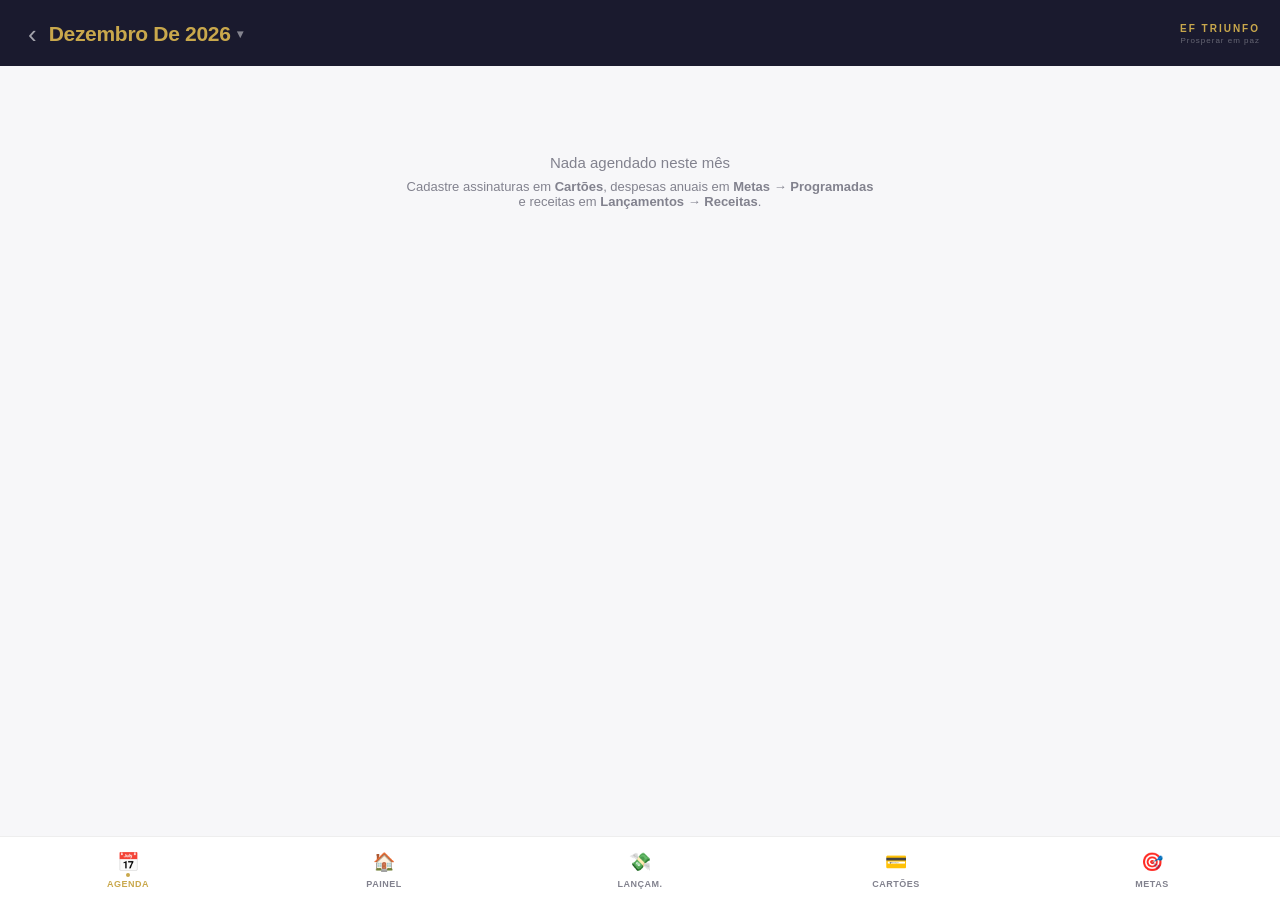
<file: index.html>
<!DOCTYPE html>
<html lang="pt-BR">
<head>
  <meta charset="UTF-8">
  <meta name="viewport" content="width=device-width, initial-scale=1.0, viewport-fit=cover">
  <meta name="apple-mobile-web-app-capable" content="yes">
  <meta name="apple-mobile-web-app-status-bar-style" content="black-translucent">
  <meta name="theme-color" content="#1a1a2e">
  <link rel="apple-touch-icon" href="icons/icon-192.png">
  <meta name="apple-mobile-web-app-title" content="EF Triunfo">
  <title>Engenharia Financeira do Triunfo</title>
  <link rel="manifest" href="manifest.json">
  <link rel="stylesheet" href="css/styles.css">
  <link rel="stylesheet" href="css/components.css">
</head>
<body>

  <!-- HEADER (fixed) — mês protagonista à esquerda, marca discreta à direita -->
  <header class="app-header">
    <div class="header-top">
      <div class="header-month" id="header-month"></div>
      <div class="brand">
        <div class="brand-name">EF TRIUNFO</div>
        <div class="brand-sub">Prosperar em paz</div>
      </div>
    </div>
  </header>

  <!-- PAGES -->
  <main class="app-main">
    <div class="page active" id="page-agenda"></div>
    <div class="page" id="page-dashboard"></div>
    <div class="page" id="page-transactions"></div>
    <div class="page" id="page-cards"></div>
    <div class="page" id="page-goals"></div>
  </main>

  <!-- BOTTOM NAV -->
  <nav class="bottom-nav">
    <button class="nav-item active" onclick="navigate('agenda')" data-page="agenda">
      <span class="nav-icon">📅</span>
      <span class="nav-dot"></span>
      <span class="nav-label">AGENDA</span>
    </button>
    <button class="nav-item" onclick="navigate('dashboard')" data-page="dashboard">
      <span class="nav-icon">🏠</span>
      <span class="nav-dot"></span>
      <span class="nav-label">PAINEL</span>
    </button>
    <button class="nav-item" onclick="navigate('transactions')" data-page="transactions">
      <span class="nav-icon">💸</span>
      <span class="nav-dot"></span>
      <span class="nav-label">LANÇAM.</span>
    </button>
    <button class="nav-item" onclick="navigate('cards')" data-page="cards">
      <span class="nav-icon">💳</span>
      <span class="nav-dot"></span>
      <span class="nav-label">CARTÕES</span>
    </button>
    <button class="nav-item" onclick="navigate('goals')" data-page="goals">
      <span class="nav-icon">🎯</span>
      <span class="nav-dot"></span>
      <span class="nav-label">METAS</span>
    </button>
  </nav>

  <!-- MODAL OVERLAY -->
  <div class="modal-overlay" id="modal-overlay" onclick="closeModal()"></div>
  <div class="modal-container" id="modal-container"></div>

  <!-- BACKUP (input oculto para restauração) -->
  <input type="file" id="backup-file" accept=".json,application/json" style="display:none">

  <script type="module" src="js/app.js"></script>
</body>
</html>
</file>
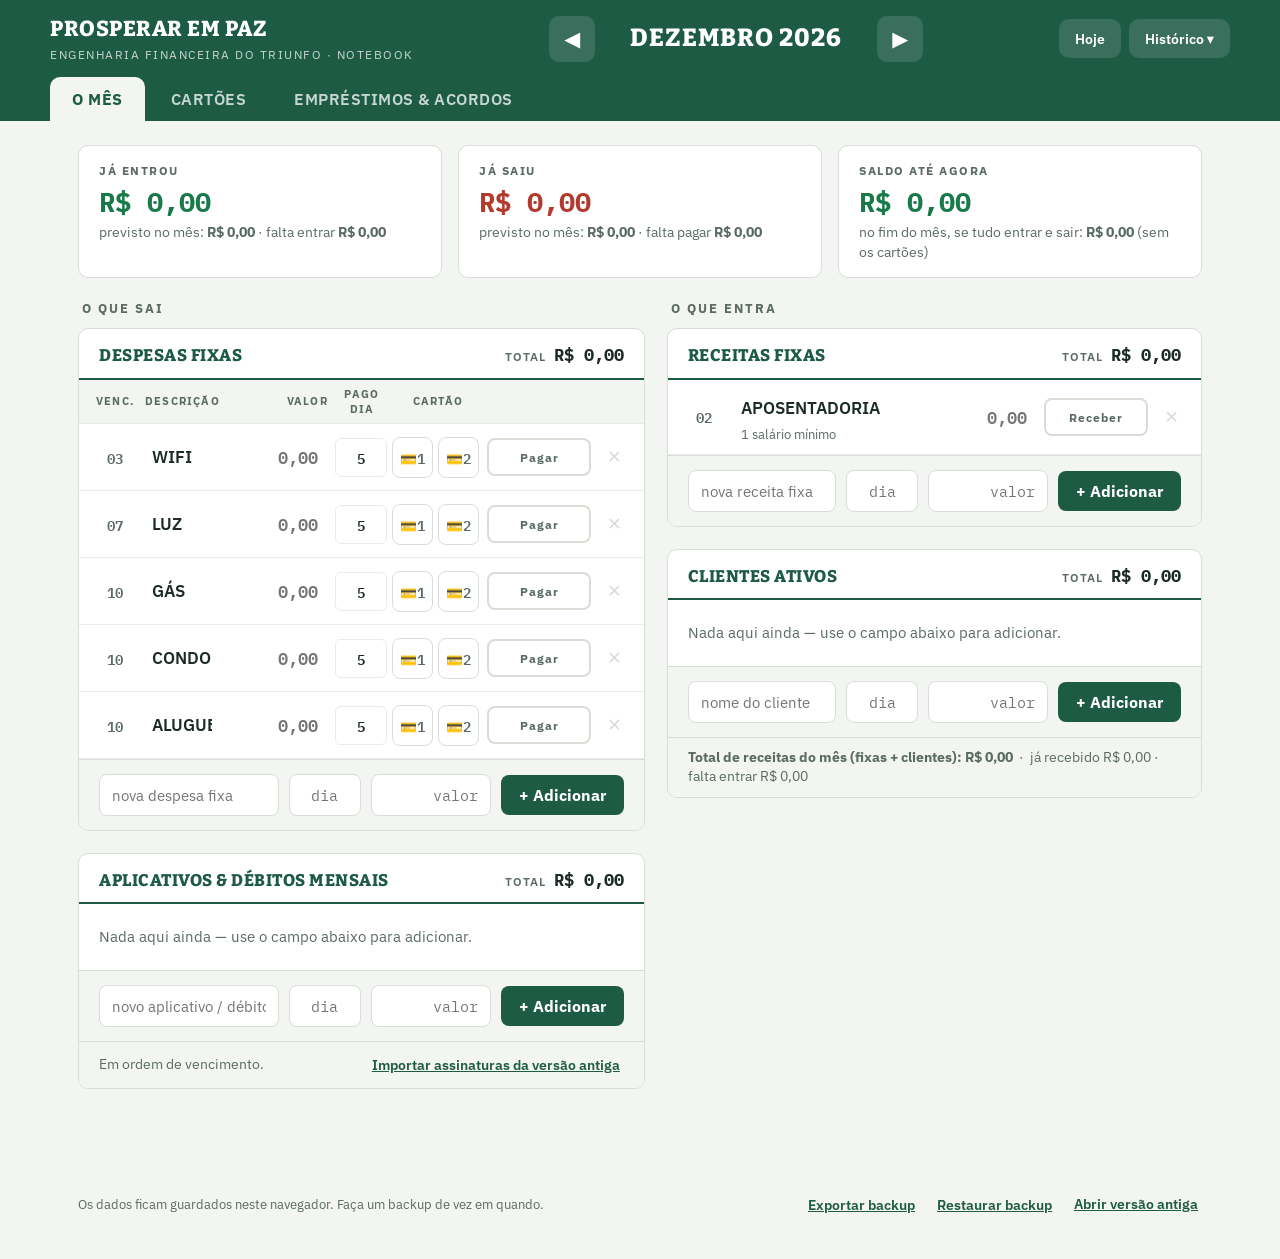
<file: notebook/index.html>
<!DOCTYPE html>
<html lang="pt-BR">
<head>
<meta charset="UTF-8">
<meta name="viewport" content="width=device-width, initial-scale=1.0">
<title>Prosperar em Paz — Notebook</title>
<link rel="icon" href="../icons/icon-192.png">
<link rel="preconnect" href="https://fonts.googleapis.com">
<link rel="preconnect" href="https://fonts.gstatic.com" crossorigin>
<link href="https://fonts.googleapis.com/css2?family=Bitter:wght@600;800&family=IBM+Plex+Sans:wght@400;500;600;700&family=IBM+Plex+Mono:wght@500;600;700&display=swap" rel="stylesheet">
<style>
:root{
  --paper:#F2F5F1;
  --card:#FFFFFF;
  --ink:#1C2B25;
  --ink-soft:#5A6B62;
  --line:#D8DED6;
  --line-soft:#E7ECE7;
  --green-deep:#1E5B45;
  --green-deep-hover:#174A38;
  --income:#187A48;
  --income-bg:#E7F4EC;
  --expense:#B23B2E;
  --expense-bg:#F9ECEA;
  --late:#B23B2E;
  --stamp:#2E7D32;
  --focus:#1E5B45;
  --radius:10px;
  --f-display:'Bitter', Georgia, serif;
  --f-body:'IBM Plex Sans', 'Segoe UI', system-ui, sans-serif;
  --f-mono:'IBM Plex Mono', 'Consolas', monospace;
}
*{margin:0;padding:0;box-sizing:border-box}
html{font-size:16px}
body{
  background:var(--paper);
  color:var(--ink);
  font-family:var(--f-body);
  font-size:1.0625rem;
  line-height:1.45;
  min-height:100vh;
}
button{font-family:inherit;cursor:pointer}
input,select{font-family:inherit;font-size:inherit;color:inherit}
:focus-visible{outline:3px solid var(--focus);outline-offset:2px}

/* ───────────── HEADER ───────────── */
.topbar{
  background:var(--green-deep);
  color:#fff;
  padding:14px 28px 0;
}
.topbar-inner{max-width:1180px;margin:0 auto}
.topbar-row{display:flex;align-items:center;justify-content:space-between;gap:20px;flex-wrap:wrap}
.brand h1{font-family:var(--f-display);font-weight:800;font-size:1.35rem;letter-spacing:.5px}
.brand p{font-size:.78rem;opacity:.75;letter-spacing:1.5px;text-transform:uppercase}

.month-nav{display:flex;align-items:center;gap:6px}
.month-nav .arrow{
  background:rgba(255,255,255,.12);border:none;color:#fff;
  width:46px;height:46px;border-radius:10px;font-size:1.3rem;
}
.month-nav .arrow:hover{background:rgba(255,255,255,.25)}
.month-name{
  font-family:var(--f-display);font-weight:800;font-size:1.55rem;
  min-width:270px;text-align:center;text-transform:uppercase;letter-spacing:1px;
}
.month-tools{display:flex;gap:8px}
.tool-btn{
  background:rgba(255,255,255,.12);border:none;color:#fff;
  padding:10px 16px;border-radius:10px;font-size:.9rem;font-weight:600;
}
.tool-btn:hover{background:rgba(255,255,255,.25)}

.tabs{display:flex;gap:4px;margin-top:14px}
.tab{
  background:transparent;border:none;color:rgba(255,255,255,.75);
  font-size:1rem;font-weight:600;padding:12px 22px;
  border-radius:10px 10px 0 0;letter-spacing:.5px;
}
.tab:hover{color:#fff}
.tab.active{background:var(--paper);color:var(--green-deep);font-weight:700}

/* ───────────── HISTÓRICO ───────────── */
.hist-panel{
  position:absolute;right:28px;top:76px;z-index:50;
  background:var(--card);color:var(--ink);
  border:1px solid var(--line);border-radius:var(--radius);
  box-shadow:0 12px 30px rgba(28,43,37,.18);
  min-width:380px;max-height:60vh;overflow-y:auto;display:none;
}
.hist-panel.open{display:block}
.hist-panel h3{font-family:var(--f-display);font-size:1rem;padding:14px 18px 8px;color:var(--green-deep)}
.hist-row{
  display:flex;justify-content:space-between;align-items:center;gap:14px;
  width:100%;background:none;border:none;border-top:1px solid var(--line-soft);
  padding:12px 18px;font-size:.95rem;text-align:left;
}
.hist-row:hover{background:var(--paper)}
.hist-row .hm{font-weight:700;text-transform:capitalize}
.hist-row .hv{font-family:var(--f-mono);font-size:.85rem;color:var(--ink-soft)}
.hist-row .hv b{color:var(--ink)}
.hist-row.current .hm{color:var(--green-deep)}

/* ───────────── LAYOUT ───────────── */
.main{max-width:1180px;margin:0 auto;padding:24px 28px 80px}
.page{display:none}
.page.active{display:block}
.cols{display:grid;grid-template-columns:1fr 1fr;gap:22px;align-items:start}
@media(max-width:900px){.cols{grid-template-columns:1fr}}

/* summary tiles */
.tiles{display:grid;grid-template-columns:repeat(3,1fr);gap:16px;margin-bottom:22px}
@media(max-width:900px){.tiles{grid-template-columns:1fr}}
.tile{
  background:var(--card);border:1px solid var(--line);border-radius:var(--radius);
  padding:16px 20px 14px;
}
.tile .t-label{font-size:.75rem;font-weight:700;letter-spacing:1.5px;text-transform:uppercase;color:var(--ink-soft)}
.tile .t-value{font-family:var(--f-mono);font-weight:700;font-size:1.7rem;margin-top:2px}
.tile .t-sub{font-size:.85rem;color:var(--ink-soft);margin-top:2px}
.tile.income .t-value{color:var(--income)}
.tile.expense .t-value{color:var(--expense)}

/* cards / ledgers */
.ledger{
  background:var(--card);border:1px solid var(--line);border-radius:var(--radius);
  margin-bottom:22px;overflow:hidden;
}
.ledger-head{
  display:flex;justify-content:space-between;align-items:baseline;gap:12px;
  padding:14px 20px 10px;border-bottom:2px solid var(--green-deep);
}
.ledger-head h2{
  font-family:var(--f-display);font-weight:800;font-size:1.05rem;
  letter-spacing:.5px;color:var(--green-deep);text-transform:uppercase;
}
.ledger-head .lh-total{font-family:var(--f-mono);font-weight:700;font-size:1.05rem}
.ledger-head .lh-total small{font-family:var(--f-body);font-weight:600;font-size:.72rem;color:var(--ink-soft);letter-spacing:1px;margin-right:8px}

.row{
  display:flex;align-items:center;gap:8px;
  padding:10px 14px;border-bottom:1px solid var(--line-soft);
  min-height:54px;
}
.row:last-child{border-bottom:none}
.row.done{background:#FAFCF9}
.row.done .r-name{color:var(--ink-soft)}
.r-day{
  font-family:var(--f-mono);font-weight:600;font-size:.85rem;color:var(--ink-soft);
  min-width:48px;
}
.r-name{flex:1;font-weight:600;min-width:0;overflow-wrap:break-word}
.r-name small{display:block;font-weight:400;font-size:.8rem;color:var(--ink-soft)}
.r-late{color:var(--late);font-size:.72rem;font-weight:700;letter-spacing:1px;margin-left:8px;white-space:nowrap;display:inline-block}
.val{
  font-family:var(--f-mono);font-weight:600;font-size:1.05rem;
  width:100px;text-align:right;
  border:1px solid transparent;border-radius:8px;background:transparent;
  padding:8px 8px;
}
.val:hover{border-color:var(--line)}
.val:focus{border-color:var(--green-deep);background:#fff;outline:none}
.val.readonly{pointer-events:none}

/* stamp button */
.stamp-btn{
  border:2px solid var(--line);background:#fff;color:var(--ink-soft);
  font-weight:700;font-size:.78rem;letter-spacing:1px;
  padding:9px 8px;border-radius:8px;min-width:104px;
}
.stamp-btn:hover{border-color:var(--green-deep);color:var(--green-deep)}
.stamp-btn.stamped{
  border-color:var(--stamp);color:var(--stamp);background:var(--income-bg);
  transform:rotate(-3deg);
  font-family:var(--f-display);font-weight:800;
  box-shadow:0 1px 0 rgba(46,125,50,.25);
}
.stamp-btn.stamped:hover{opacity:.85}

.cc-send{
  border:1px solid var(--line);background:#fff;border-radius:8px;
  padding:8px 7px;font-size:.85rem;font-family:var(--f-mono);font-weight:600;
  color:var(--ink-soft);white-space:nowrap;
}
.cc-send:hover{border-color:var(--green-deep);color:var(--green-deep);background:var(--income-bg)}

/* campos editáveis dentro da linha */
.r-day-edit{
  width:44px;text-align:center;
  font-family:var(--f-mono);font-weight:600;font-size:.85rem;color:var(--ink-soft);
  border:1px solid transparent;border-radius:6px;background:transparent;padding:6px 2px;
}
.r-name-wrap{flex:1;min-width:70px;display:flex;flex-direction:column;align-items:flex-start}
.r-name-wrap small{font-size:.8rem;color:var(--ink-soft);padding-left:7px}
.r-name-edit{
  width:100%;font-weight:600;font-size:1.0625rem;font-family:inherit;
  border:1px solid transparent;border-radius:6px;background:transparent;padding:6px 6px;
}
.r-day-edit:hover,.r-name-edit:hover,.r-pgto:hover{border-color:var(--line)}
.r-day-edit:focus,.r-name-edit:focus,.r-pgto:focus{border-color:var(--green-deep);background:#fff;outline:none}
.r-pgto{
  width:52px;text-align:center;
  font-family:var(--f-mono);font-weight:600;font-size:.9rem;
  border:1px solid var(--line-soft);border-radius:6px;background:#fff;padding:7px 2px;
}
.pay-group{display:flex;align-items:center;gap:5px}
.col-head{
  display:flex;align-items:center;gap:8px;padding:7px 14px 6px;
  border-bottom:1px solid var(--line-soft);background:var(--paper);
  font-size:.66rem;font-weight:700;letter-spacing:1.2px;text-transform:uppercase;color:var(--ink-soft);
}

.del-btn{
  background:none;border:none;color:var(--line);font-size:1.1rem;
  padding:8px;border-radius:8px;line-height:1;
}
.row:hover .del-btn{color:var(--ink-soft)}
.del-btn:hover{color:var(--expense);background:var(--expense-bg)}

/* add-row */
.add-row{
  display:flex;gap:10px;align-items:center;flex-wrap:wrap;
  padding:14px 20px;background:var(--paper);border-top:1px solid var(--line);
}
.add-row input{
  border:1px solid var(--line);border-radius:8px;padding:10px 12px;
  background:#fff;font-size:.95rem;
}
.add-row input:focus{border-color:var(--green-deep);outline:none}
.add-row .a-name{flex:1;min-width:140px}
.add-row .a-inst{flex:1;min-width:120px}
.add-row .a-val{width:120px;font-family:var(--f-mono);text-align:right}
.add-row .a-day{width:72px;font-family:var(--f-mono);text-align:center}
.add-btn{
  background:var(--green-deep);border:none;color:#fff;
  font-size:1rem;font-weight:700;padding:10px 18px;border-radius:8px;
  white-space:nowrap;
}
.add-btn:hover{background:var(--green-deep-hover)}
.ledger-foot{
  padding:10px 20px;background:var(--paper);border-top:1px solid var(--line);
  display:flex;justify-content:space-between;align-items:center;gap:10px;font-size:.85rem;color:var(--ink-soft);
}
.link-btn{background:none;border:none;color:var(--green-deep);font-weight:600;font-size:.85rem;text-decoration:underline;padding:4px}
.link-btn:hover{color:var(--green-deep-hover)}

/* ───────────── CARTÕES ───────────── */
.cc-top{
  display:grid;grid-template-columns:1fr 1fr 1fr;gap:0;
  border-bottom:1px solid var(--line);
}
.cc-cell{padding:14px 20px 12px;border-right:1px solid var(--line-soft)}
.cc-cell:last-child{border-right:none}
.cc-cell .t-label{font-size:.72rem;font-weight:700;letter-spacing:1.2px;text-transform:uppercase;color:var(--ink-soft)}
.cc-cell .t-value{font-family:var(--f-mono);font-weight:700;font-size:1.45rem;margin-top:2px}
.cc-cell input.t-edit{
  font-family:var(--f-mono);font-weight:700;font-size:1.45rem;width:100%;
  border:1px dashed var(--line);border-radius:8px;background:transparent;padding:2px 8px;
}
.cc-cell input.t-edit:focus{border-color:var(--green-deep);background:#fff;outline:none}
.neg{color:var(--expense)!important}
.pos{color:var(--income)!important}

.card-title-row{display:flex;justify-content:space-between;align-items:center;padding:14px 20px 10px;border-bottom:2px solid var(--green-deep);gap:10px}
.card-sub{font-size:.8rem;color:var(--ink-soft);font-weight:500;white-space:nowrap}
.card-sub input{
  width:44px;text-align:center;font-family:var(--f-mono);font-weight:600;
  border:1px dashed var(--line);border-radius:6px;padding:3px 2px;background:transparent;
}
.card-sub input:focus{border-color:var(--green-deep);background:#fff;outline:none}
.pay-divider{
  padding:9px 20px 7px;background:var(--income-bg);
  font-size:.72rem;font-weight:700;letter-spacing:2px;text-transform:uppercase;
  color:var(--income);border-top:1px solid var(--line-soft);
}
.row.carry .r-name{color:var(--ink-soft);font-style:italic}
.row.adjust{background:var(--paper);border-top:1px solid var(--line)}
.row.adjust .val{border-color:var(--line);background:#fff}
.card-title-row h2{font-family:var(--f-display);font-weight:800;font-size:1.05rem;letter-spacing:.5px;color:var(--green-deep);text-transform:uppercase}
.card-title-row input.c-name{
  font-family:var(--f-display);font-weight:800;font-size:1.05rem;letter-spacing:.5px;
  color:var(--green-deep);text-transform:uppercase;border:none;background:transparent;
  flex:1;min-width:0;
}
.card-title-row input.c-name:focus{outline:2px solid var(--line);border-radius:6px}

.section-label{
  font-size:.8rem;font-weight:700;letter-spacing:2px;text-transform:uppercase;
  color:var(--ink-soft);margin:0 0 10px 4px;
}

/* footer */
.foot{
  max-width:1180px;margin:0 auto;padding:0 28px 40px;
  display:flex;justify-content:space-between;align-items:center;gap:14px;flex-wrap:wrap;
  color:var(--ink-soft);font-size:.82rem;
}
.foot .foot-actions{display:flex;gap:14px}

/* toast */
#toast{
  position:fixed;bottom:26px;left:50%;transform:translateX(-50%) translateY(20px);
  background:var(--ink);color:#fff;padding:12px 22px;border-radius:10px;
  font-size:.95rem;font-weight:600;opacity:0;pointer-events:none;
  transition:all .25s ease;z-index:100;
}
#toast.show{opacity:1;transform:translateX(-50%) translateY(0)}

.empty{padding:22px 20px;color:var(--ink-soft);font-size:.92rem}

@media (prefers-reduced-motion: reduce){
  *{transition:none!important}
}
</style>
</head>
<body>

<header class="topbar">
  <div class="topbar-inner">
    <div class="topbar-row">
      <div class="brand">
        <h1>PROSPERAR EM PAZ</h1>
        <p>Engenharia financeira do triunfo · notebook</p>
      </div>
      <div class="month-nav">
        <button class="arrow" onclick="shiftMonth(-1)" title="Mês anterior">◀</button>
        <div class="month-name" id="month-name"></div>
        <button class="arrow" onclick="shiftMonth(1)" title="Próximo mês">▶</button>
      </div>
      <div class="month-tools">
        <button class="tool-btn" onclick="goToday()">Hoje</button>
        <button class="tool-btn" onclick="toggleHist()">Histórico ▾</button>
      </div>
    </div>
    <nav class="tabs">
      <button class="tab active" data-page="mes" onclick="navigate('mes')">O MÊS</button>
      <button class="tab" data-page="cartoes" onclick="navigate('cartoes')">CARTÕES</button>
      <button class="tab" data-page="emprestimos" onclick="navigate('emprestimos')">EMPRÉSTIMOS &amp; ACORDOS</button>
    </nav>
  </div>
  <div class="hist-panel" id="hist-panel"></div>
</header>

<main class="main">
  <div class="page active" id="page-mes"></div>
  <div class="page" id="page-cartoes"></div>
  <div class="page" id="page-emprestimos"></div>
</main>

<footer class="foot">
  <span>Os dados ficam guardados neste navegador. Faça um backup de vez em quando.</span>
  <span class="foot-actions">
    <button class="link-btn" onclick="exportBackup()">Exportar backup</button>
    <button class="link-btn" onclick="document.getElementById('backup-file').click()">Restaurar backup</button>
    <a class="link-btn" href="../index.html">Abrir versão antiga</a>
  </span>
</footer>
<input type="file" id="backup-file" accept=".json,application/json" style="display:none">

<div id="toast"></div>

<script>
'use strict';
/* ════════════════════════════════════════════════════════════
   PROSPERAR EM PAZ — versão notebook (arquivo único)
   Dados: localStorage, prefixo pep_  (a v1 usa financa_ e fica intacta)
   Valores guardados em CENTAVOS (inteiro).
   ════════════════════════════════════════════════════════════ */
const P = 'pep_';
/* localStorage com fallback em memória (alguns ambientes bloqueiam o storage) */
const LS = (() => {
  try { localStorage.setItem(P + '__t', '1'); localStorage.removeItem(P + '__t'); return localStorage; }
  catch {
    const mem = {};
    return {
      getItem: k => mem[k] ?? null,
      setItem: (k, v) => { mem[k] = String(v); },
      removeItem: k => { delete mem[k]; },
      key: i => Object.keys(mem)[i] ?? null,
      get length(){ return Object.keys(mem).length; },
    };
  }
})();
const load = (k, fb) => { try { return JSON.parse(LS.getItem(P + k)) ?? fb; } catch { return fb; } };
const save = (k, v) => LS.setItem(P + k, JSON.stringify(v));
const uid  = () => Date.now().toString(36) + Math.random().toString(36).slice(2, 7);
const esc  = s => String(s ?? '').replace(/&/g,'&amp;').replace(/</g,'&lt;').replace(/>/g,'&gt;').replace(/"/g,'&quot;');

/* ── dinheiro ─────────────────────────────────────────────── */
const fmt = c => (c / 100).toLocaleString('pt-BR', { style:'currency', currency:'BRL' });
function parseMoney(str){
  if (str == null) return 0;
  let s = String(str).replace(/[R$\s]/g,'');
  if (!s) return 0;
  if (s.includes(',')) s = s.replace(/\./g,'').replace(',','.');
  else if (/^-?\d{1,3}(\.\d{3})+$/.test(s)) s = s.replace(/\./g,'');  // "1.234" = mil e 234
  const n = parseFloat(s);
  return isNaN(n) ? 0 : Math.round(n * 100);
}

/* ── meses ────────────────────────────────────────────────── */
const MESES = ['janeiro','fevereiro','março','abril','maio','junho','julho','agosto','setembro','outubro','novembro','dezembro'];
const mkNow = () => { const d = new Date(); return `${d.getFullYear()}-${String(d.getMonth()+1).padStart(2,'0')}`; };
const mkLabel = mk => { const [y,m] = mk.split('-').map(Number); return `${MESES[m-1]} ${y}`; };
const mkShift = (mk, n) => { const [y,m] = mk.split('-').map(Number); const d = new Date(y, m-1+n, 1); return `${d.getFullYear()}-${String(d.getMonth()+1).padStart(2,'0')}`; };

/* ── ESTRUTURA (listas permanentes, valem para todos os meses) ── */
/* item: {id, nome, dia}  · empréstimo: +inst  · cartão: {id, nome, limite} */
function defaultEstrutura(){
  return {
    fixas: [
      { id:'fx_wifi',  nome:'WIFI',       dia:3  },
      { id:'fx_luz',   nome:'LUZ',        dia:7  },
      { id:'fx_gas',   nome:'GÁS',        dia:10 },
      { id:'fx_cond',  nome:'CONDOMÍNIO', dia:10 },
      { id:'fx_alug',  nome:'ALUGUEL',    dia:10 },
    ],
    debitos: [],
    receitas: [
      { id:'rc_apos', nome:'APOSENTADORIA', sub:'1 salário mínimo', dia:2 },
    ],
    clientes: [],
    emprestimos: [],
    cartoes: [
      { id:'cc_1', nome:'CARTÃO 1', limite:0, fechamento:15 },
      { id:'cc_2', nome:'CARTÃO 2', limite:0, fechamento:15 },
    ],
  };
}
let E = load('estrutura', null);
if (!E) { E = defaultEstrutura(); save('estrutura', E); }
const saveE = () => save('estrutura', E);
/* migração: garante sempre DOIS cartões numerados */
{
  let mudou = false;
  if (E.cartoes.length && E.cartoes[0].nome === 'CARTÃO DE CRÉDITO') { E.cartoes[0].nome = 'CARTÃO 1'; mudou = true; }
  while (E.cartoes.length < 2) {
    E.cartoes.push({ id: uid(), nome: `CARTÃO ${E.cartoes.length + 1}`, limite: 0, fechamento: 15 });
    mudou = true;
  }
  for (const c of E.cartoes) if (c.fechamento == null) { c.fechamento = 15; mudou = true; }
  if (mudou) saveE();
}

/* valores-padrão: último valor conhecido de cada item (prefil de mês novo) */
let DEF = load('defaults', {});
const saveDEF = () => save('defaults', DEF);

/* ── MÊS (valores e carimbos daquele mês) ─────────────────── */
/* { valores:{itemId:centavos}, pagos:{itemId:true},
     cc:{cartaoId:[{id,desc,valor,dia}]}, cd:{saldo:centavos|null, lanc:[{id,desc,valor,dia}]} } */
function monthKeyStore(mk){ return `mes_${mk}`; }
function ensureMonth(mk){
  let M = load(monthKeyStore(mk), null);
  if (!M) {
    M = { valores:{}, pagos:{}, cc:{}, cd:{ saldo:null, lanc:[] } };
    for (const it of allItems()) if (DEF[it.id] != null) M.valores[it.id] = DEF[it.id];
    // saldo do débito: começa do saldo final do mês anterior, se houver
    const prev = load(monthKeyStore(mkShift(mk,-1)), null);
    if (prev && prev.cd && prev.cd.saldo != null) {
      const gasto = (prev.cd.lanc || []).reduce((s,l) => s + l.valor, 0);
      M.cd.saldo = prev.cd.saldo - gasto;
    }
    save(monthKeyStore(mk), M);
  }
  M.cc ??= {}; M.ccPag ??= {}; M.cd ??= { saldo:null, lanc:[] }; M.noCartao ??= {}; M.diaPag ??= {}; M.ajuste ??= {};
  return M;
}
function saveMonth(mk, M){ save(monthKeyStore(mk), M); }
function allItems(){ return [...E.fixas, ...E.debitos, ...E.receitas, ...E.clientes, ...E.emprestimos]; }
function monthsWithData(){
  const out = [];
  for (let i = 0; i < LS.length; i++) {
    const k = LS.key(i);
    if (k && k.startsWith(P + 'mes_')) out.push(k.slice((P + 'mes_').length));
  }
  return out.sort().reverse();
}

/* ── estado corrente ──────────────────────────────────────── */
let MK = mkNow();
let PAGE = 'mes';

/* ── FATURAS DE CARTÃO ────────────────────────────────────── */
/* A fatura de um mês fecha no dia `fechamento` do cartão.
   Compra com dia > fechamento (vista do mês M) cai na fatura de M+1.
   O que ficar sem pagar de uma fatura rola para a seguinte como
   "saldo anterior" — e segue ocupando o limite até ser pago. */
const rawMonth = mk => load(monthKeyStore(mk), null);
const sumV = arr => arr.reduce((s, x) => s + (x.valor || 0), 0);
const ccLancOf = (cardId, fmk) => rawMonth(fmk)?.cc?.[cardId] ?? [];
const ccPagOf  = (cardId, fmk) => rawMonth(fmk)?.ccPag?.[cardId] ?? [];
/* ajuste manual da fatura: débitos automáticos e parcelamentos que não passam pelo app */
const ccAjusteOf = (cardId, fmk) => rawMonth(fmk)?.ajuste?.[cardId] ?? 0;
function restoAnterior(cardId, fmk){
  const mks = monthsWithData().slice().sort();
  let resto = 0;
  for (const m of mks) {
    if (m >= fmk) break;
    resto = Math.max(0, resto + sumV(ccLancOf(cardId, m)) + ccAjusteOf(cardId, m) - sumV(ccPagOf(cardId, m)));
  }
  return resto;
}
function faturaInfo(cardId, fmk){
  const lanc  = ccLancOf(cardId, fmk);
  const antes = restoAnterior(cardId, fmk);
  const aj    = ccAjusteOf(cardId, fmk);
  const total = sumV(lanc) + antes + aj;
  const pago  = sumV(ccPagOf(cardId, fmk));
  return { lanc, antes, aj, total, pago, falta: total - pago };
}
/* em qual fatura cai uma compra do dia X, vista do mês MK */
const faturaDestino = (card, dia) => (dia > (card.fechamento ?? 15)) ? mkShift(MK, 1) : MK;

/* valor efetivo de um item no mês */
const valOf = (M, id) => M.valores[id] ?? 0;

/* ── helpers de total ─────────────────────────────────────── */
function totais(mk){
  const M = ensureMonth(mk);
  const sum = (arr, only) => arr.reduce((s,it) => {
    const v = valOf(M, it.id);
    if (only === 'pago'  && !M.pagos[it.id]) return s;
    if (only === 'aberto' &&  M.pagos[it.id]) return s;
    return s + v;
  }, 0);
  const entradasPrev = sum(E.receitas) + sum(E.clientes);
  const entradasOk   = sum(E.receitas,'pago') + sum(E.clientes,'pago');
  const saidasPrev   = sum(E.fixas) + sum(E.debitos) + sum(E.emprestimos);
  const saidasOk     = sum(E.fixas,'pago') + sum(E.debitos,'pago') + sum(E.emprestimos,'pago');
  return { entradasPrev, entradasOk, saidasPrev, saidasOk, sobra: entradasPrev - saidasPrev };
}

/* ════════════════ NAVEGAÇÃO ════════════════ */
function navigate(page){
  PAGE = page;
  document.querySelectorAll('.tab').forEach(t => t.classList.toggle('active', t.dataset.page === page));
  document.querySelectorAll('.page').forEach(p => p.classList.toggle('active', p.id === 'page' + '-' + page));
  render();
}
function shiftMonth(n){ MK = mkShift(MK, n); closeHist(); render(); }
function goToday(){ MK = mkNow(); closeHist(); render(); }

/* histórico */
function toggleHist(){
  const el = document.getElementById('hist-panel');
  if (el.classList.contains('open')) { closeHist(); return; }
  const mks = monthsWithData();
  if (!mks.includes(MK)) mks.unshift(MK);
  el.innerHTML = `<h3>Histórico de meses</h3>` + mks.map(mk => {
    const t = totais(mk);
    return `<button class="hist-row ${mk === MK ? 'current' : ''}" onclick="jumpTo('${mk}')">
      <span class="hm">${mkLabel(mk)}</span>
      <span class="hv">entrou <b>${fmt(t.entradasPrev)}</b> · saiu <b>${fmt(t.saidasPrev)}</b> · sobra <b>${fmt(t.sobra)}</b></span>
    </button>`;
  }).join('');
  el.classList.add('open');
}
function closeHist(){ document.getElementById('hist-panel').classList.remove('open'); }
function jumpTo(mk){ MK = mk; closeHist(); render(); }
document.addEventListener('click', e => {
  const p = document.getElementById('hist-panel');
  if (p.classList.contains('open') && !p.contains(e.target) && !e.target.closest('.month-tools')) closeHist();
});

/* ════════════════ AÇÕES ════════════════ */
function togglePago(id){
  const M = ensureMonth(MK);
  if (M.pagos[id]) {
    delete M.pagos[id];
    const nc = M.noCartao[id];
    if (nc) delete M.noCartao[id];
    saveMonth(MK, M);
    if (nc) {
      const fmk = nc.fmk || MK;
      const Mf = ensureMonth(fmk);
      Mf.cc[nc.cardId] = (Mf.cc[nc.cardId] || []).filter(l => l.id !== nc.lancId);
      saveMonth(fmk, Mf);
      toast('Desmarcado — removido do cartão');
    } else toast('Desmarcado');
  }
  else { M.pagos[id] = true; toast('✓ Carimbado'); saveMonth(MK, M); }
  render();
}

/* manda a despesa do mês para um cartão de crédito */
function cardNum(cardId){
  const i = E.cartoes.findIndex(c => c.id === cardId);
  return i >= 0 ? i + 1 : '';
}
/* dia em que a conta foi/será PAGA (não o vencimento) — é ele que define a fatura */
function diaPagOf(M, itemId, diaVenc){
  if (M.diaPag && M.diaPag[itemId]) return M.diaPag[itemId];
  return (MK === mkNow()) ? new Date().getDate() : (diaVenc || 1);
}
function sendToCard(tipo, itemId, cardId){
  const M0 = ensureMonth(MK);
  const v = valOf(M0, itemId);
  if (!v) { toast('Preencha o valor primeiro'); return; }
  const it = E[tipo].find(i => i.id === itemId);
  const card = E.cartoes.find(c => c.id === cardId);
  if (!it || !card) return;
  const diaPg = diaPagOf(M0, itemId, it.dia);
  const fmk = faturaDestino(card, diaPg);
  const l = { id: uid(), desc: it.nome, valor: v, dia: diaPg };
  const Mf = ensureMonth(fmk);
  (Mf.cc[cardId] ??= []).push(l);
  saveMonth(fmk, Mf);
  const M = ensureMonth(MK);
  M.pagos[itemId] = true;
  (M.diaPag ??= {})[itemId] = diaPg;
  M.noCartao[itemId] = { cardId, lancId: l.id, fmk };
  saveMonth(MK, M);
  toast(`✓ ${it.nome} · pago dia ${diaPg} · fatura de ${mkLabel(fmk)}`);
  render();
}
/* mantém o lançamento no cartão igual ao item (valor, nome ou dia mudou) */
function syncLanc(itemId, patch){
  const M = ensureMonth(MK);
  const nc = M.noCartao?.[itemId];
  if (!nc) return;
  // um único objeto por mês: dois "ensureMonth" do mesmo mês se sobrescreveriam ao gravar
  const cache = { [MK]: M };
  const mes = mk => (cache[mk] ??= ensureMonth(mk));
  const origem = nc.fmk || MK;
  const Mo = mes(origem);
  const l = (Mo.cc[nc.cardId] || []).find(x => x.id === nc.lancId);
  if (!l) return;
  Object.assign(l, patch);
  if (patch.dia != null) {
    const card = E.cartoes.find(c => c.id === nc.cardId);
    const destino = faturaDestino(card, patch.dia);
    if (destino !== origem) {
      Mo.cc[nc.cardId] = (Mo.cc[nc.cardId] || []).filter(x => x.id !== nc.lancId);
      (mes(destino).cc[nc.cardId] ??= []).push(l);
      nc.fmk = destino;
    }
  }
  for (const [mk, obj] of Object.entries(cache)) saveMonth(mk, obj);
}
function setValor(id, str){
  const M = ensureMonth(MK);
  const v = parseMoney(str);
  M.valores[id] = v; DEF[id] = v;
  saveMonth(MK, M); saveDEF();
  syncLanc(id, { valor: v });
  render();
}
function setNome(tipo, id, nome){
  nome = nome.trim();
  if (!nome) { render(); return; }
  const it = E[tipo].find(i => i.id === id);
  if (!it) return;
  it.nome = nome; saveE();
  syncLanc(id, { desc: nome });
  render();
}
function setDiaVenc(tipo, id, v){
  const n = parseInt(v, 10);
  const it = E[tipo].find(i => i.id === id);
  if (!it) return;
  it.dia = (n >= 1 && n <= 31) ? n : 1;
  saveE(); render();
}
function setDiaPag(id, v){
  const M = ensureMonth(MK);
  const n = parseInt(v, 10);
  (M.diaPag ??= {});
  if (n >= 1 && n <= 31) M.diaPag[id] = n; else delete M.diaPag[id];
  saveMonth(MK, M);
  if (n >= 1 && n <= 31) syncLanc(id, { dia: n });
  render();
}
/* esvazia os campos de um formulário depois de gravar */
function limpar(...ids){ for (const id of ids) { const el = document.getElementById(id); if (el) el.value = ''; } }

function addItem(tipo){
  const nome = document.getElementById(`add-nome-${tipo}`).value.trim();
  const dia  = parseInt(document.getElementById(`add-dia-${tipo}`)?.value, 10) || null;
  const valS = document.getElementById(`add-val-${tipo}`)?.value;
  const inst = document.getElementById(`add-inst-${tipo}`)?.value.trim();
  if (!nome) { toast('Escreva o nome primeiro'); return; }
  const it = { id: uid(), nome, dia: dia || 1 };
  if (tipo === 'emprestimos') it.inst = inst || '';
  E[tipo].push(it); saveE();
  const M = ensureMonth(MK);
  const v = parseMoney(valS);
  if (v) { M.valores[it.id] = v; DEF[it.id] = v; saveMonth(MK, M); saveDEF(); }
  limpar(`add-nome-${tipo}`, `add-dia-${tipo}`, `add-val-${tipo}`, `add-inst-${tipo}`);
  toast('✓ Adicionado'); render();
}
function removeItem(tipo, id, nome){
  if (!confirm(`Remover "${nome}" da lista?\n\nEle some de todos os meses (o histórico dos totais já fechados não muda sozinho, mas a linha deixa de aparecer).`)) return;
  E[tipo] = E[tipo].filter(i => i.id !== id); saveE();
  toast('Removido'); render();
}

/* cartões de crédito */
function ccAdd(cardId){
  const desc = document.getElementById(`cc-desc-${cardId}`).value.trim();
  const val  = parseMoney(document.getElementById(`cc-val-${cardId}`).value);
  const dia  = parseInt(document.getElementById(`cc-dia-${cardId}`).value, 10) || new Date().getDate();
  if (!desc || !val) { toast('Preencha a despesa e o valor'); return; }
  const card = E.cartoes.find(c => c.id === cardId);
  const fmk = faturaDestino(card, dia);
  const Mf = ensureMonth(fmk);
  (Mf.cc[cardId] ??= []).push({ id: uid(), desc, valor: val, dia });
  saveMonth(fmk, Mf);
  limpar(`cc-desc-${cardId}`, `cc-val-${cardId}`, `cc-dia-${cardId}`);
  toast(`✓ Lançado na fatura de ${mkLabel(fmk)}`);
  render();
}
function ccDel(cardId, id, fmk){
  fmk = fmk || MK;
  const Mf = ensureMonth(fmk);
  Mf.cc[cardId] = (Mf.cc[cardId] || []).filter(l => l.id !== id);
  saveMonth(fmk, Mf);
  // se o lançamento veio de uma despesa d'O Mês, a linha volta a "em aberto"
  // (o envio pode ter partido do mês da fatura ou do anterior)
  for (const vmk of [fmk, mkShift(fmk, -1)]) {
    const Mv = rawMonth(vmk);
    if (!Mv || !Mv.noCartao) continue;
    let mudou = false;
    for (const [itemId, nc] of Object.entries(Mv.noCartao)) {
      if (nc.lancId === id) { delete Mv.noCartao[itemId]; delete Mv.pagos[itemId]; mudou = true; }
    }
    if (mudou) saveMonth(vmk, Mv);
  }
  render();
}
/* pagamentos da fatura vencida (registrados no mês em que ela venceu) */
function ccPagAdd(cardId){
  const val = parseMoney(document.getElementById(`ccpag-val-${cardId}`).value);
  const dia = parseInt(document.getElementById(`ccpag-dia-${cardId}`).value, 10) || new Date().getDate();
  if (!val) { toast('Informe o valor do pagamento'); return; }
  const M = ensureMonth(MK);
  ((M.ccPag ??= {})[cardId] ??= []).push({ id: uid(), valor: val, dia });
  saveMonth(MK, M);
  limpar(`ccpag-val-${cardId}`, `ccpag-dia-${cardId}`);
  toast('✓ Pagamento registrado — limite liberado');
  render();
}
function ccPagDel(cardId, id){
  const M = ensureMonth(MK);
  M.ccPag[cardId] = (M.ccPag[cardId] || []).filter(p => p.id !== id);
  saveMonth(MK, M); render();
}
function ccFech(cardId, v){
  const c = E.cartoes.find(c => c.id === cardId);
  if (!c) return;
  const n = parseInt(v, 10);
  c.fechamento = (n >= 1 && n <= 28) ? n : 15;
  saveE(); render();
}
function ccLimite(cardId, str){
  const c = E.cartoes.find(c => c.id === cardId);
  if (c) { c.limite = parseMoney(str); saveE(); render(); }
}
/* disponível: informado por você (o app não calcula — a fatura real tem
   débitos automáticos e parcelamentos que não passam por aqui) */
function ccDisp(cardId, str){
  const c = E.cartoes.find(c => c.id === cardId);
  if (c) { c.disponivel = parseMoney(str); saveE(); render(); }
}
function ccAjuste(cardId, str){
  const M = ensureMonth(MK);
  (M.ajuste ??= {})[cardId] = parseMoney(str);
  saveMonth(MK, M); render();
}
function ccNome(cardId, nome){
  const c = E.cartoes.find(c => c.id === cardId);
  if (c && nome.trim()) { c.nome = nome.trim(); saveE(); }
}
function ccNovoCartao(){
  const nome = prompt('Nome do cartão:', 'CARTÃO NOVO');
  if (!nome) return;
  E.cartoes.push({ id: uid(), nome: nome.toUpperCase(), limite: 0, fechamento: 15 });
  saveE(); render();
}
function ccRemoverCartao(cardId, nome){
  if (!confirm(`Remover o cartão "${nome}"?`)) return;
  E.cartoes = E.cartoes.filter(c => c.id !== cardId); saveE(); render();
}

/* cartão de débito / conta */
function cdSaldo(str){
  const M = ensureMonth(MK);
  M.cd.saldo = parseMoney(str);
  saveMonth(MK, M); render();
}
function cdAdd(){
  const desc = document.getElementById('cd-desc').value.trim();
  const val  = parseMoney(document.getElementById('cd-val').value);
  const dia  = parseInt(document.getElementById('cd-dia').value, 10) || new Date().getDate();
  if (!desc || !val) { toast('Preencha a despesa e o valor'); return; }
  const M = ensureMonth(MK);
  M.cd.lanc.push({ id: uid(), desc, valor: val, dia });
  saveMonth(MK, M);
  limpar('cd-desc', 'cd-val', 'cd-dia');
  toast('✓ Lançado no débito'); render();
}
function cdDel(id){
  const M = ensureMonth(MK);
  M.cd.lanc = M.cd.lanc.filter(l => l.id !== id);
  saveMonth(MK, M); render();
}

/* importar assinaturas da v1 (mesmo navegador/endereço) */
function importarV1(){
  let cards;
  try { cards = JSON.parse(LS.getItem('financa_cards')) || []; } catch { cards = []; }
  const subs = cards.flatMap(c => c.recurring || []);
  if (!subs.length) { toast('Nenhuma assinatura da versão antiga encontrada neste navegador'); return; }
  let n = 0;
  const M = ensureMonth(MK);
  for (const r of subs) {
    if (E.debitos.some(d => d.nome.toLowerCase() === String(r.desc).toLowerCase())) continue;
    const it = { id: uid(), nome: r.desc, dia: r.day || 1 };
    E.debitos.push(it);
    if (r.amount) { M.valores[it.id] = r.amount; DEF[it.id] = r.amount; }
    n++;
  }
  saveE(); saveMonth(MK, M); saveDEF();
  toast(n ? `✓ ${n} assinatura(s) importada(s)` : 'Tudo já estava importado');
  render();
}

/* ════════════════ RENDER ════════════════ */
function stampBtn(id, pago, labelOn, labelOff){
  return `<button class="stamp-btn ${pago ? 'stamped' : ''}" onclick="togglePago('${id}')"
    title="${pago ? 'Clique para desmarcar' : 'Clique para marcar'}">${pago ? labelOn + ' ✓' : labelOff}</button>`;
}
function valInput(id, v){
  return `<input class="val" value="${v ? fmt(v).replace('R$ ','') : ''}" placeholder="0,00"
    onchange="setValor('${id}', this.value)" aria-label="valor">`;
}
function isLate(mk, dia, pago){
  if (pago) return false;
  const now = mkNow();
  if (mk < now) return true;
  if (mk === now) return dia < new Date().getDate();
  return false;
}
const byDia = (a,b) => (a.dia||99) - (b.dia||99);

function ledgerRows(tipo, itens, M, stampOn, stampOff){
  if (!itens.length) return `<div class="empty">Nada aqui ainda — use o campo abaixo para adicionar.</div>`;
  const comCartao = (tipo === 'fixas' || tipo === 'debitos');
  const head = comCartao ? `
    <div class="col-head">
      <span style="width:44px;text-align:center">Venc.</span>
      <span style="flex:1;min-width:70px">Descrição</span>
      <span style="width:100px;text-align:right">Valor</span>
      <span style="width:52px;text-align:center">Pago dia</span>
      <span style="width:84px;text-align:center">Cartão</span>
      <span style="width:104px"></span>
      <span style="width:30px"></span>
    </div>` : '';
  return head + itens.slice().sort(byDia).map(it => {
    const pago = !!M.pagos[it.id];
    const late = tipo !== 'receitas' && tipo !== 'clientes'
              && valOf(M, it.id) > 0 && isLate(MK, it.dia, pago);
    const nc = M.noCartao[it.id];
    const labelOn = nc ? `NO CARTÃO ${cardNum(nc.cardId)}` : stampOn;
    const diaPg = diaPagOf(M, it.id, it.dia);
    const payGroup = comCartao ? `
      <span class="pay-group">
        <input class="r-pgto" value="${diaPg}" inputmode="numeric" title="dia em que a conta foi paga"
          aria-label="dia do pagamento" onchange="setDiaPag('${it.id}', this.value)">
        ${pago ? '<span style="width:84px"></span>' : E.cartoes.map((c, i) =>
          `<button class="cc-send" onclick="sendToCard('${tipo}','${it.id}','${c.id}')"
            title="Pagar com o ${esc(c.nome)} no dia ${diaPg}">💳${i + 1}</button>`).join('')}
      </span>` : '';
    return `<div class="row ${pago ? 'done' : ''}">
      <input class="r-day-edit" value="${String(it.dia).padStart(2,'0')}" inputmode="numeric"
        title="dia do vencimento" aria-label="dia do vencimento" onchange="setDiaVenc('${tipo}','${it.id}', this.value)">
      <div class="r-name-wrap">
        <input class="r-name-edit" value="${esc(it.nome)}" title="clique para editar o nome"
          aria-label="descrição" onchange="setNome('${tipo}','${it.id}', this.value)">
        ${it.sub || it.inst ? `<small>${esc(it.sub || it.inst)}</small>` : ''}
        ${late ? '<span class="r-late">ATRASADO</span>' : ''}
      </div>
      ${valInput(it.id, valOf(M, it.id))}
      ${payGroup}
      ${stampBtn(it.id, pago, labelOn, stampOff)}
      <button class="del-btn" onclick="removeItem('${tipo}','${it.id}','${esc(it.nome)}')" title="Remover da lista">✕</button>
    </div>`;
  }).join('');
}
function totalLine(itens, M){
  const tot  = itens.reduce((s,it) => s + valOf(M, it.id), 0);
  const pago = itens.reduce((s,it) => s + (M.pagos[it.id] ? valOf(M, it.id) : 0), 0);
  return { tot, pago };
}

/* ── página O MÊS ── */
function renderMes(){
  const M = ensureMonth(MK);
  const t = totais(MK);
  const fx = totalLine(E.fixas, M), db = totalLine(E.debitos, M),
        rc = totalLine(E.receitas, M), cl = totalLine(E.clientes, M);

  document.getElementById('page-mes').innerHTML = `
  <div class="tiles">
    <div class="tile income">
      <div class="t-label">Já entrou</div>
      <div class="t-value">${fmt(t.entradasOk)}</div>
      <div class="t-sub">previsto no mês: <b>${fmt(t.entradasPrev)}</b> · falta entrar <b>${fmt(t.entradasPrev - t.entradasOk)}</b></div>
    </div>
    <div class="tile expense">
      <div class="t-label">Já saiu</div>
      <div class="t-value">${fmt(t.saidasOk)}</div>
      <div class="t-sub">previsto no mês: <b>${fmt(t.saidasPrev)}</b> · falta pagar <b>${fmt(t.saidasPrev - t.saidasOk)}</b></div>
    </div>
    <div class="tile">
      <div class="t-label">Saldo até agora</div>
      <div class="t-value ${t.entradasOk - t.saidasOk < 0 ? 'neg' : 'pos'}">${fmt(t.entradasOk - t.saidasOk)}</div>
      <div class="t-sub">no fim do mês, se tudo entrar e sair: <b>${fmt(t.sobra)}</b> (sem os cartões)</div>
    </div>
  </div>

  <div class="cols">
    <div>
      <p class="section-label">O que sai</p>

      <div class="ledger">
        <div class="ledger-head">
          <h2>Despesas fixas</h2>
          <div class="lh-total"><small>TOTAL</small>${fmt(fx.tot)}</div>
        </div>
        ${ledgerRows('fixas', E.fixas, M, 'PAGO', 'Pagar')}
        <div class="add-row">
          <input class="a-name" id="add-nome-fixas" placeholder="nova despesa fixa">
          <input class="a-day"  id="add-dia-fixas"  placeholder="dia" inputmode="numeric">
          <input class="a-val"  id="add-val-fixas"  placeholder="valor" inputmode="decimal">
          <button class="add-btn" onclick="addItem('fixas')">+ Adicionar</button>
        </div>
      </div>

      <div class="ledger">
        <div class="ledger-head">
          <h2>Aplicativos &amp; débitos mensais</h2>
          <div class="lh-total"><small>TOTAL</small>${fmt(db.tot)}</div>
        </div>
        ${ledgerRows('debitos', E.debitos, M, 'PAGO', 'Pagar')}
        <div class="add-row">
          <input class="a-name" id="add-nome-debitos" placeholder="novo aplicativo / débito">
          <input class="a-day"  id="add-dia-debitos"  placeholder="dia" inputmode="numeric">
          <input class="a-val"  id="add-val-debitos"  placeholder="valor" inputmode="decimal">
          <button class="add-btn" onclick="addItem('debitos')">+ Adicionar</button>
        </div>
        <div class="ledger-foot">
          <span>Em ordem de vencimento.</span>
          <button class="link-btn" onclick="importarV1()">Importar assinaturas da versão antiga</button>
        </div>
      </div>
    </div>

    <div>
      <p class="section-label">O que entra</p>

      <div class="ledger">
        <div class="ledger-head">
          <h2>Receitas fixas</h2>
          <div class="lh-total"><small>TOTAL</small>${fmt(rc.tot)}</div>
        </div>
        ${ledgerRows('receitas', E.receitas, M, 'RECEBIDO', 'Receber')}
        <div class="add-row">
          <input class="a-name" id="add-nome-receitas" placeholder="nova receita fixa">
          <input class="a-day"  id="add-dia-receitas"  placeholder="dia" inputmode="numeric">
          <input class="a-val"  id="add-val-receitas"  placeholder="valor" inputmode="decimal">
          <button class="add-btn" onclick="addItem('receitas')">+ Adicionar</button>
        </div>
      </div>

      <div class="ledger">
        <div class="ledger-head">
          <h2>Clientes ativos</h2>
          <div class="lh-total"><small>TOTAL</small>${fmt(cl.tot)}</div>
        </div>
        ${ledgerRows('clientes', E.clientes, M, 'RECEBIDO', 'Receber')}
        <div class="add-row">
          <input class="a-name" id="add-nome-clientes" placeholder="nome do cliente">
          <input class="a-day"  id="add-dia-clientes"  placeholder="dia" inputmode="numeric">
          <input class="a-val"  id="add-val-clientes"  placeholder="valor" inputmode="decimal">
          <button class="add-btn" onclick="addItem('clientes')">+ Adicionar</button>
        </div>
        <div class="ledger-foot">
          <span><b>Total de receitas do mês (fixas + clientes): ${fmt(rc.tot + cl.tot)}</b>
            &nbsp;·&nbsp; já recebido ${fmt(rc.pago + cl.pago)} · falta entrar ${fmt((rc.tot + cl.tot) - (rc.pago + cl.pago))}</span>
        </div>
      </div>
    </div>
  </div>`;
}

/* ── página CARTÕES ── */
function renderCartoes(){
  const M = ensureMonth(MK);
  const fmkAtual = MK, fmkProx = mkShift(MK, 1);

  const lancRow = (cardId, l, fmk) => `
    <div class="row">
      <div class="r-day">DIA ${String(l.dia).padStart(2,'0')}</div>
      <div class="r-name">${esc(l.desc)}</div>
      <div class="val readonly">${fmt(l.valor).replace(/R\$\s*/, '')}</div>
      <button class="del-btn" onclick="ccDel('${cardId}','${l.id}','${fmk}')" title="Apagar lançamento">✕</button>
    </div>`;

  const ccHtml = E.cartoes.map(card => {
    const fech = card.fechamento ?? 15;
    const fat  = faturaInfo(card.id, fmkAtual);
    const abertoLanc = ccLancOf(card.id, fmkProx).slice().sort(byDia);
    const abertoTotal = sumV(abertoLanc);
    const pags = (M.ccPag[card.id] || []).slice().sort(byDia);
    const quitada = fat.total > 0 && fat.falta <= 0;

    return `
    <div class="cols" style="margin-bottom:22px">

      <div class="ledger" style="margin-bottom:0">
        <div class="card-title-row">
          <input class="c-name" value="${esc(card.nome)}" onchange="ccNome('${card.id}', this.value)" title="Clique para renomear">
          <span class="card-sub">fecha dia
            <input value="${fech}" inputmode="numeric" onchange="ccFech('${card.id}', this.value)" aria-label="dia de fechamento">
          </span>
          <button class="del-btn" onclick="ccRemoverCartao('${card.id}','${esc(card.nome)}')" title="Remover cartão">✕</button>
        </div>
        <div class="cc-top">
          <div class="cc-cell">
            <div class="t-label">Fatura em aberto</div>
            <div class="t-value neg">${fmt(abertoTotal)}</div>
          </div>
          <div class="cc-cell">
            <div class="t-label">Limite</div>
            <input class="t-edit" value="${card.limite ? fmt(card.limite).replace(/R\$\s*/, '') : ''}"
              placeholder="0,00" inputmode="decimal" onchange="ccLimite('${card.id}', this.value)" aria-label="limite do cartão">
          </div>
          <div class="cc-cell">
            <div class="t-label">Disponível</div>
            <input class="t-edit" value="${card.disponivel ? fmt(card.disponivel).replace(/R\$\s*/, '') : ''}"
              placeholder="0,00" inputmode="decimal" onchange="ccDisp('${card.id}', this.value)"
              aria-label="disponível no cartão" title="você informa — o app não calcula">
          </div>
        </div>
        ${abertoLanc.length ? abertoLanc.map(l => lancRow(card.id, l, fmkProx)).join('')
          : `<div class="empty">Nenhuma compra na fatura em aberto.</div>`}
        <div class="add-row">
          <input class="a-name" id="cc-desc-${card.id}" placeholder="despesa">
          <input class="a-val"  id="cc-val-${card.id}"  placeholder="valor" inputmode="decimal">
          <input class="a-day"  id="cc-dia-${card.id}"  placeholder="dia" inputmode="numeric">
          <button class="add-btn" onclick="ccAdd('${card.id}')">+ Lançar</button>
        </div>
        <div class="ledger-foot">
          <span>Compra até o dia ${fech} entra na fatura ao lado; do dia ${fech + 1} em diante, nesta (vence em ${mkLabel(fmkProx)}).<br>
          <b>Limite e disponível são informados por você</b> — copie do app do banco.</span>
        </div>
      </div>

      <div class="ledger" style="margin-bottom:0">
        <div class="card-title-row">
          <h2>Fatura de ${mkLabel(fmkAtual)}</h2>
          <span class="card-sub">${quitada ? '✓ quitada' : `fechou dia ${fech}`}</span>
        </div>
        <div class="cc-top">
          <div class="cc-cell">
            <div class="t-label">Total da fatura</div>
            <div class="t-value">${fmt(fat.total)}</div>
          </div>
          <div class="cc-cell">
            <div class="t-label">Já pago</div>
            <div class="t-value pos">${fmt(fat.pago)}</div>
          </div>
          <div class="cc-cell">
            <div class="t-label">Falta pagar</div>
            <div class="t-value ${fat.falta > 0 ? 'neg' : 'pos'}">${fmt(Math.max(0, fat.falta))}</div>
          </div>
        </div>
        ${fat.antes > 0 ? `
          <div class="row carry">
            <div class="r-day">—</div>
            <div class="r-name">Saldo da fatura anterior</div>
            <div class="val readonly">${fmt(fat.antes).replace(/R\$\s*/, '')}</div>
            <span style="width:35px"></span>
          </div>` : ''}
        ${fat.lanc.length ? fat.lanc.slice().sort(byDia).map(l => lancRow(card.id, l, fmkAtual)).join('')
          : (fat.antes > 0 ? '' : `<div class="empty">Sem compras nesta fatura.</div>`)}
        <div class="pay-divider">Pagamentos da fatura</div>
        ${pags.length ? pags.map(p => `
          <div class="row done">
            <div class="r-day">DIA ${String(p.dia).padStart(2,'0')}</div>
            <div class="r-name">Pagamento</div>
            <div class="val readonly" style="color:var(--income)">− ${fmt(p.valor).replace(/R\$\s*/, '')}</div>
            <button class="del-btn" onclick="ccPagDel('${card.id}','${p.id}')" title="Apagar pagamento">✕</button>
          </div>`).join('')
        : `<div class="empty">Nenhum pagamento ainda. Cada pagamento libera limite na hora.</div>`}
        <div class="add-row">
          <input class="a-val" id="ccpag-val-${card.id}" placeholder="valor pago" inputmode="decimal" style="flex:1">
          <input class="a-day" id="ccpag-dia-${card.id}" placeholder="dia" inputmode="numeric">
          <button class="add-btn" onclick="ccPagAdd('${card.id}')">+ Pagar</button>
        </div>
        <div class="row adjust">
          <div class="r-name-wrap" style="padding-left:6px">
            <b>Ajustes</b>
            <small>débitos do banco e parcelamentos — para bater com a fatura</small>
          </div>
          <input class="val" value="${fat.aj ? fmt(fat.aj).replace(/R\$\s*/, '') : ''}" placeholder="0,00"
            inputmode="decimal" onchange="ccAjuste('${card.id}', this.value)"
            aria-label="ajuste da fatura" title="soma ao total da fatura (use - para descontar)">
          <span style="width:30px"></span>
        </div>
        <div class="ledger-foot">
          <span>O que ficar sem pagar entra na fatura seguinte como "saldo anterior".</span>
        </div>
      </div>
    </div>`;
  }).join('');

  const cd = M.cd;
  const cdGasto = cd.lanc.reduce((s,l) => s + l.valor, 0);
  const cdDisp  = (cd.saldo ?? 0) - cdGasto;
  const cdHtml = `
    <div class="ledger">
      <div class="card-title-row"><h2>Cartão de débito · conta</h2></div>
      <div class="cc-top">
        <div class="cc-cell">
          <div class="t-label">Saldo no início do mês</div>
          <input class="t-edit" value="${cd.saldo != null ? fmt(cd.saldo).replace('R$ ','') : ''}"
            placeholder="0,00" inputmode="decimal" onchange="cdSaldo(this.value)" aria-label="saldo inicial">
        </div>
        <div class="cc-cell">
          <div class="t-label">Gasto no mês</div>
          <div class="t-value neg">${fmt(cdGasto)}</div>
        </div>
        <div class="cc-cell">
          <div class="t-label">Saldo disponível</div>
          <div class="t-value ${cdDisp < 0 ? 'neg' : 'pos'}">${fmt(cdDisp)}</div>
        </div>
      </div>
      ${cd.lanc.length ? cd.lanc.slice().sort(byDia).map(l => `
        <div class="row">
          <div class="r-day">DIA ${String(l.dia).padStart(2,'0')}</div>
          <div class="r-name">${esc(l.desc)}</div>
          <div class="val readonly">${fmt(l.valor).replace('R$ ','')}</div>
          <button class="del-btn" onclick="cdDel('${l.id}')" title="Apagar lançamento">✕</button>
        </div>`).join('')
      : `<div class="empty">Nenhum gasto no débito neste mês.</div>`}
      <div class="add-row">
        <input class="a-name" id="cd-desc" placeholder="despesa">
        <input class="a-val"  id="cd-val"  placeholder="valor" inputmode="decimal">
        <input class="a-day"  id="cd-dia"  placeholder="dia" inputmode="numeric">
        <button class="add-btn" onclick="cdAdd()">+ Lançar</button>
      </div>
      <div class="ledger-foot"><span>O saldo inicial do próximo mês já vem preenchido com o que sobrar aqui.</span></div>
    </div>`;

  document.getElementById('page-cartoes').innerHTML = `
    <div class="cols" style="margin-bottom:10px">
      <p class="section-label" style="margin-bottom:0">Mês em curso</p>
      <p class="section-label" style="margin-bottom:0">Após o vencimento</p>
    </div>
    ${ccHtml}
    <button class="link-btn" style="margin-bottom:18px" onclick="ccNovoCartao()">+ adicionar outro cartão de crédito</button>
    <div class="cols">
      <div>
        <p class="section-label">Débito</p>
        ${cdHtml}
      </div>
      <div></div>
    </div>`;
}

/* ── página EMPRÉSTIMOS ── */
function renderEmprestimos(){
  const M = ensureMonth(MK);
  const t = totalLine(E.emprestimos, M);
  document.getElementById('page-emprestimos').innerHTML = `
    <div class="tiles" style="grid-template-columns:1fr 1fr">
      <div class="tile expense">
        <div class="t-label">Parcelas do mês</div>
        <div class="t-value">${fmt(t.tot)}</div>
      </div>
      <div class="tile">
        <div class="t-label">Já pago neste mês</div>
        <div class="t-value pos">${fmt(t.pago)}</div>
      </div>
    </div>
    <div class="ledger">
      <div class="ledger-head">
        <h2>Empréstimos &amp; acordos</h2>
        <div class="lh-total"><small>TOTAL</small>${fmt(t.tot)}</div>
      </div>
      ${ledgerRows('emprestimos', E.emprestimos, M, 'PAGO', 'Pagar')}
      <div class="add-row">
        <input class="a-name" id="add-nome-emprestimos" placeholder="nome do empréstimo / acordo">
        <input class="a-inst" id="add-inst-emprestimos" placeholder="instituição">
        <input class="a-day"  id="add-dia-emprestimos"  placeholder="dia" inputmode="numeric">
        <input class="a-val"  id="add-val-emprestimos"  placeholder="valor da parcela" inputmode="decimal">
        <button class="add-btn" onclick="addItem('emprestimos')">+ Adicionar</button>
      </div>
      <div class="ledger-foot"><span>O valor da parcela repete todo mês; quando quitar, remova a linha com o ✕.</span></div>
    </div>`;
}

/* ── render geral ── */
function render(){
  // preserva o que estiver digitado nos campos de adicionar (o redesenho não pode engolir)
  const digitado = {};
  document.querySelectorAll('.add-row input[id]').forEach(i => { if (i.value) digitado[i.id] = i.value; });
  document.getElementById('month-name').textContent = mkLabel(MK);
  if (PAGE === 'mes') renderMes();
  else if (PAGE === 'cartoes') renderCartoes();
  else renderEmprestimos();
  for (const [id, v] of Object.entries(digitado)) {
    const el = document.getElementById(id);
    if (el && !el.value) el.value = v;
  }
}

/* Enter confirma: nos campos de adicionar dispara o botão da linha;
   nos demais campos, aplica o valor (blur -> onchange grava) */
document.addEventListener('keydown', e => {
  if (e.key !== 'Enter') return;
  const el = e.target;
  if (!(el instanceof HTMLInputElement)) return;
  const addRow = el.closest('.add-row');
  if (addRow) { e.preventDefault(); addRow.querySelector('.add-btn')?.click(); }
  else el.blur();
});

/* ── toast ── */
let toastTimer;
function toast(msg){
  const el = document.getElementById('toast');
  el.textContent = msg;
  el.classList.add('show');
  clearTimeout(toastTimer);
  toastTimer = setTimeout(() => el.classList.remove('show'), 2200);
}

/* ── backup ── */
function exportBackup(){
  const data = {};
  for (let i = 0; i < LS.length; i++) {
    const k = LS.key(i);
    if (k && k.startsWith(P)) data[k] = LS.getItem(k);
  }
  const blob = new Blob([JSON.stringify({ app:'prosperar-em-paz-notebook', exportadoEm: new Date().toISOString(), data }, null, 2)], { type:'application/json' });
  const a = document.createElement('a');
  a.href = URL.createObjectURL(blob);
  a.download = `prosperar-em-paz-backup-${mkNow()}.json`;
  a.click();
  URL.revokeObjectURL(a.href);
  toast('✓ Backup exportado');
}
document.getElementById('backup-file').addEventListener('change', e => {
  const file = e.target.files[0];
  if (!file) return;
  const reader = new FileReader();
  reader.onload = () => {
    try {
      const parsed = JSON.parse(reader.result);
      if (!parsed.data) throw new Error('formato');
      if (!confirm('Restaurar este backup? Os dados atuais desta versão serão substituídos.')) return;
      for (let i = LS.length - 1; i >= 0; i--) {
        const k = LS.key(i);
        if (k && k.startsWith(P)) LS.removeItem(k);
      }
      for (const [k, v] of Object.entries(parsed.data)) LS.setItem(k, v);
      E = load('estrutura', defaultEstrutura());
      DEF = load('defaults', {});
      toast('✓ Backup restaurado');
      render();
    } catch {
      toast('Este arquivo não é um backup válido');
    }
  };
  reader.readAsText(file);
  e.target.value = '';
});

/* ── migração única: lançamentos antigos de cartão passam ao modelo de fatura ──
   (compra com dia > fechamento pertence à fatura do mês seguinte) */
if (!load('migr_fatura_v3', false)) {
  for (const mk of monthsWithData()) {          // do mais novo para o mais antigo
    const m = rawMonth(mk);
    if (!m || !m.cc) continue;
    let mudou = false;
    for (const card of E.cartoes) {
      const fech = card.fechamento ?? 15;
      const lista = m.cc[card.id] || [];
      const move = lista.filter(l => l.dia > fech);
      if (!move.length) continue;
      m.cc[card.id] = lista.filter(l => l.dia <= fech);
      const prox = mkShift(mk, 1);
      const Mp = ensureMonth(prox);
      (Mp.cc[card.id] ??= []).push(...move);
      saveMonth(prox, Mp);
      for (const nc of Object.values(m.noCartao || {})) {
        if (move.some(l => l.id === nc.lancId)) nc.fmk = prox;
      }
      mudou = true;
    }
    if (mudou) saveMonth(mk, m);
  }
  save('migr_fatura_v3', true);
}

/* ── início ── */
render();
</script>
</body>
</html>
</file>
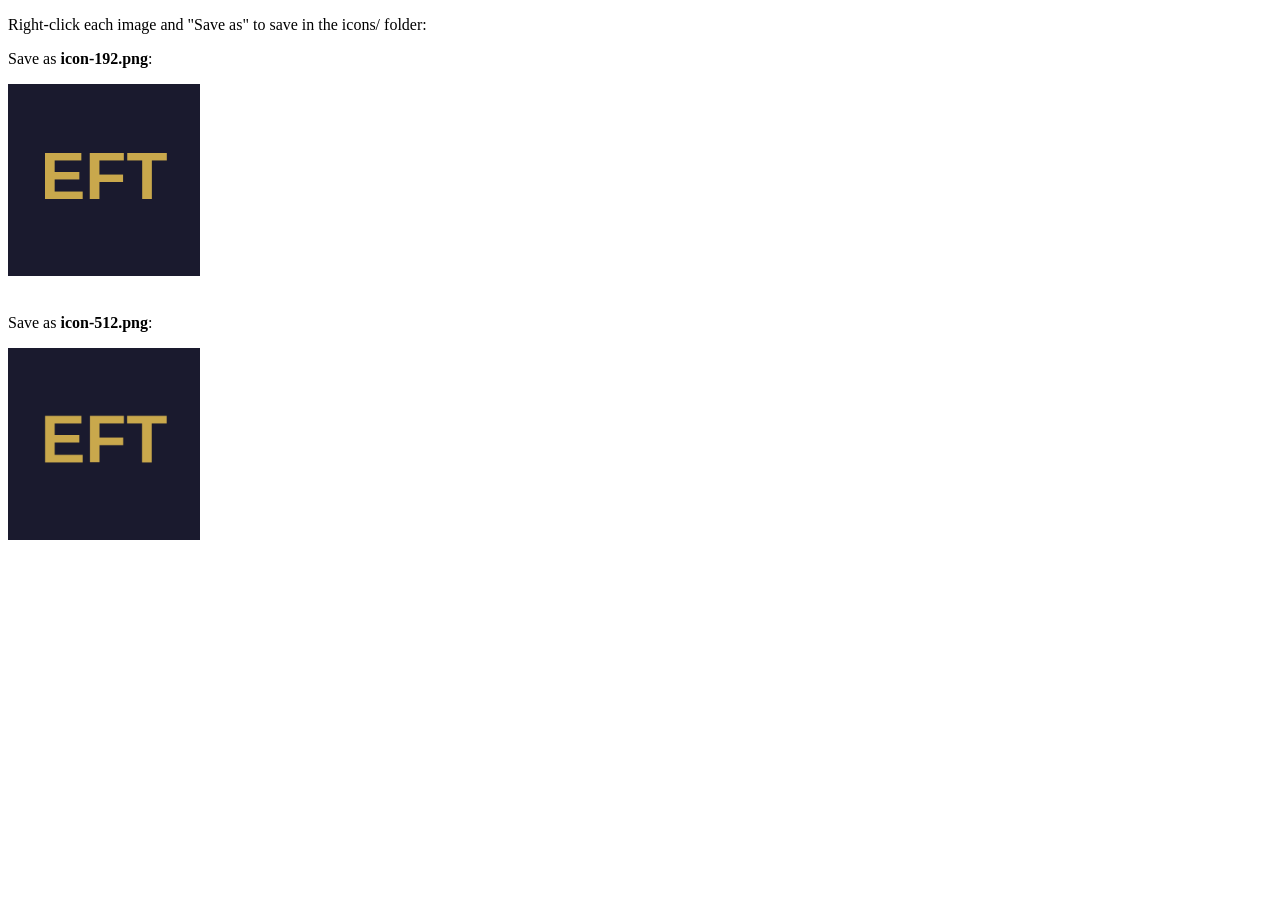
<file: icons/generate.html>
<!DOCTYPE html>
<html>
<head><title>Generate Icons</title></head>
<body>
<script>
function makeIcon(size) {
  const c = document.createElement('canvas');
  c.width = c.height = size;
  const ctx = c.getContext('2d');
  ctx.fillStyle = '#1a1a2e';
  ctx.fillRect(0,0,size,size);
  ctx.fillStyle = '#c9a84c';
  ctx.font = `bold ${size*0.35}px -apple-system, sans-serif`;
  ctx.textAlign = 'center';
  ctx.textBaseline = 'middle';
  ctx.fillText('EFT', size/2, size/2);
  return c.toDataURL('image/png');
}

const s192 = makeIcon(192);
const s512 = makeIcon(512);

document.write('<p>Right-click each image and "Save as" to save in the icons/ folder:</p>');
document.write('<p>Save as <strong>icon-192.png</strong>:</p>');
document.write('<img src="' + s192 + '" width="192"><br><br>');
document.write('<p>Save as <strong>icon-512.png</strong>:</p>');
document.write('<img src="' + s512 + '" width="192">');
</script>
</body>
</html>
</file>
<file: css/styles.css>
:root {
  --color-bg: #f7f7f9;
  --color-header: #1a1a2e;
  --color-card: #ffffff;
  --color-border: #e8e8f0;
  --color-gold: #c9a84c;
  --color-gold-dim: #c9a84c33;
  --color-income: #1e8e5e;
  --color-income-dim: #1e8e5e1a;
  --color-expense: #c14b4b;
  --color-expense-dim: #c14b4b1a;
  --color-text: #1a1a2e;
  --color-text-muted: #82828e;
  --color-text-light: #ffffff;
  --color-nav: #ffffff;
  --color-nav-border: #eeeeee;
  --header-height: 78px;
  --nav-height: 64px;
  --radius: 14px;
  --radius-sm: 10px;
}

* { box-sizing: border-box; margin: 0; padding: 0; }

html, body {
  height: 100%;
  background: var(--color-bg);
  color: var(--color-text);
  font-family: -apple-system, BlinkMacSystemFont, 'Segoe UI', sans-serif;
  -webkit-font-smoothing: antialiased;
  overscroll-behavior: none;
}

.app-header {
  position: fixed;
  top: 0; left: 0; right: 0;
  z-index: 100;
  background: var(--color-header);
  padding: 14px 20px 12px;
  padding-top: calc(14px + env(safe-area-inset-top));
}

.header-top {
  display: flex;
  justify-content: space-between;
  align-items: center;
}

/* ── MÊS PROTAGONISTA (esquerda) ── */
.header-month { position: relative; }

.month-nav {
  display: flex;
  align-items: center;
  gap: 2px;
}

.month-arrow {
  background: none;
  border: none;
  color: #ffffff99;
  font-size: 26px;
  cursor: pointer;
  padding: 0 8px;
  line-height: 1;
  min-height: 40px;
}

.month-label {
  background: none;
  border: none;
  color: var(--color-gold);
  font-size: 21px;
  font-weight: 800;
  text-transform: capitalize;
  cursor: pointer;
  padding: 4px 2px;
  letter-spacing: -0.3px;
  display: flex;
  align-items: center;
  gap: 6px;
  font-family: inherit;
}

.month-caret { font-size: 12px; color: #ffffff77; }

.month-badge {
  display: inline-block;
  font-size: 9px;
  font-weight: 700;
  border-radius: 4px;
  padding: 1px 7px;
  letter-spacing: 1px;
  margin: 2px 0 0 36px;
}
.month-badge.past   { background: #c9a84c33; color: var(--color-gold); }
.month-badge.future { background: #00e5ff22; color: #00e5ff; }

/* ── SELETOR DE MESES (dropdown) ── */
.month-picker {
  display: none;
  position: absolute;
  top: calc(100% + 8px);
  left: 0;
  background: var(--color-card);
  border: 1px solid var(--color-border);
  border-radius: 12px;
  box-shadow: 0 8px 30px #00000033;
  padding: 6px;
  min-width: 210px;
  max-height: 320px;
  overflow-y: auto;
  z-index: 300;
}
.month-picker.open { display: block; }

.month-pick-item {
  display: flex;
  align-items: center;
  justify-content: space-between;
  width: 100%;
  background: none;
  border: none;
  text-align: left;
  padding: 10px 12px;
  font-size: 14px;
  color: var(--color-text);
  text-transform: capitalize;
  cursor: pointer;
  border-radius: 8px;
  font-family: inherit;
}
.month-pick-item:hover  { background: var(--color-bg); }
.month-pick-item.active { background: var(--color-gold-dim); color: var(--color-header); font-weight: 700; }

.mp-tag {
  font-size: 9px;
  font-weight: 700;
  letter-spacing: 1px;
  color: var(--color-gold);
  background: var(--color-gold-dim);
  border-radius: 4px;
  padding: 1px 6px;
}

/* ── MARCA (direita, discreta) ── */
.brand { text-align: right; }

.brand-name {
  font-size: 10px;
  font-weight: 800;
  letter-spacing: 2px;
  color: var(--color-gold);
}

.brand-sub {
  font-size: 8px;
  color: #ffffff55;
  letter-spacing: 1px;
  margin-top: 2px;
}

.app-main {
  position: fixed;
  top: var(--header-height);
  bottom: var(--nav-height);
  left: 0; right: 0;
  overflow: hidden;
  padding-top: env(safe-area-inset-top);
}

.page {
  position: absolute;
  inset: 0;
  overflow-y: auto;
  padding: 16px 16px 8px;
  opacity: 0;
  pointer-events: none;
  transition: opacity 0.2s ease;
  -webkit-overflow-scrolling: touch;
}

.page.active {
  opacity: 1;
  pointer-events: auto;
}

.section-label {
  font-size: 10px;
  letter-spacing: 1.5px;
  color: var(--color-text-muted);
  margin-bottom: 10px;
  display: flex;
  justify-content: space-between;
  align-items: center;
}

h3 { font-size: 14px; font-weight: 700; color: var(--color-text); }

.text-muted { color: var(--color-text-muted); font-size: 11px; }
.text-income { color: var(--color-income); }
.text-expense { color: var(--color-expense); }
.text-gold { color: var(--color-gold); }

.divider { height: 1px; background: var(--color-border); margin: 14px 0; }

/* ── BOTÃO DE ÍCONE (alvo de toque confortável) ── */
.icon-btn {
  background: none;
  border: none;
  cursor: pointer;
  font-size: 16px;
  min-width: 38px;
  min-height: 38px;
  display: inline-flex;
  align-items: center;
  justify-content: center;
  border-radius: 10px;
  padding: 0;
  line-height: 1;
}
.icon-btn:active { background: var(--color-gold-dim); }
.icon-btn.danger { color: var(--color-expense); }

/* ── AGENDA DO MÊS ── */
.agenda-day { padding: 4px 0 2px; }

.agenda-day-label {
  font-size: 10px;
  font-weight: 800;
  letter-spacing: 1.5px;
  color: var(--color-text-muted);
  padding: 10px 0 4px;
  border-bottom: 1px solid var(--color-border);
  display: flex;
  align-items: center;
  gap: 8px;
}

.agenda-day.today .agenda-day-label { color: var(--color-gold); border-bottom-color: var(--color-gold); }

.agenda-today-tag {
  background: var(--color-gold);
  color: var(--color-header);
  font-size: 8px;
  font-weight: 800;
  border-radius: 4px;
  padding: 1px 6px;
  letter-spacing: 1px;
}

.agenda-row {
  display: flex;
  align-items: center;
  gap: 10px;
  padding: 9px 0;
  border-bottom: 1px solid #f0f0f5;
}
.agenda-row:last-child { border-bottom: none; }
.agenda-row.done .agenda-desc,
.agenda-row.done .agenda-amount { opacity: 0.4; text-decoration: line-through; }

.agenda-ico  { font-size: 16px; width: 24px; text-align: center; flex-shrink: 0; }
.agenda-info { flex: 1; min-width: 0; }
.agenda-desc { font-size: 13.5px; font-weight: 600; }
.agenda-sub  { font-size: 10.5px; color: var(--color-text-muted); margin-top: 1px; }
.agenda-amount { font-size: 14px; font-weight: 700; color: var(--color-expense); white-space: nowrap; }

.agenda-late-tag {
  background: var(--color-expense);
  color: #fff;
  font-size: 8px;
  font-weight: 800;
  border-radius: 4px;
  padding: 1px 6px;
  letter-spacing: 1px;
  margin-left: 6px;
  vertical-align: 1px;
}

.agenda-btn {
  flex-shrink: 0;
  border-radius: 10px;
  font-size: 11.5px;
  font-weight: 700;
  cursor: pointer;
  min-height: 38px;
  padding: 0 12px;
  font-family: inherit;
}
.agenda-btn.pay {
  background: var(--color-income-dim);
  border: 1px solid var(--color-income);
  color: var(--color-income);
}
.agenda-btn.undo {
  background: var(--color-income);
  border: 1px solid var(--color-income);
  color: #fff;
  min-width: 38px;
  padding: 0;
}

/* ── TOAST ── */
#toast {
  position: fixed;
  left: 50%;
  bottom: calc(var(--nav-height) + 18px + env(safe-area-inset-bottom));
  transform: translateX(-50%) translateY(16px);
  background: var(--color-header);
  color: #fff;
  font-size: 13px;
  font-weight: 600;
  border-radius: 24px;
  padding: 10px 20px;
  box-shadow: 0 6px 24px #00000044;
  opacity: 0;
  pointer-events: none;
  transition: opacity 0.25s, transform 0.25s;
  z-index: 400;
  white-space: nowrap;
}
#toast.show { opacity: 1; transform: translateX(-50%) translateY(0); }

/* ── CONFIRMAÇÃO PRÓPRIA ── */
.confirm-overlay {
  position: fixed;
  inset: 0;
  background: #00000066;
  z-index: 500;
  display: flex;
  align-items: center;
  justify-content: center;
  padding: 24px;
}

.confirm-box {
  background: var(--color-card);
  border-radius: 16px;
  padding: 22px 20px 18px;
  max-width: 340px;
  width: 100%;
  box-shadow: 0 12px 40px #00000044;
}

.confirm-msg {
  font-size: 14px;
  line-height: 1.55;
  color: var(--color-text);
  margin-bottom: 18px;
}

.confirm-actions {
  display: flex;
  gap: 10px;
  justify-content: flex-end;
}
.confirm-actions .btn { min-height: 40px; }
</file>
<file: css/components.css>
/* ── CARDS ── */
.card {
  background: var(--color-card);
  border: 1px solid var(--color-border);
  border-radius: var(--radius);
  padding: 16px;
  margin-bottom: 10px;
  box-shadow: 0 1px 4px #0001;
}

.card-dark {
  background: var(--color-header);
  border-color: #ffffff15;
  border-radius: var(--radius);
  padding: 14px 16px;
  margin-bottom: 10px;
}

.two-col { display: grid; grid-template-columns: 1fr 1fr; gap: 10px; margin-bottom: 10px; }
.three-col { display: grid; grid-template-columns: 1fr 1fr 1fr; gap: 8px; margin-bottom: 10px; }

/* ── BUTTONS ── */
.btn {
  display: inline-flex;
  align-items: center;
  gap: 6px;
  padding: 8px 16px;
  border-radius: 20px;
  font-size: 12px;
  font-weight: 600;
  border: none;
  cursor: pointer;
  letter-spacing: .5px;
}

.btn-primary { background: var(--color-gold); color: var(--color-header); }
.btn-ghost { background: var(--color-gold-dim); color: var(--color-gold); border: 1px solid var(--color-gold); }
.btn-sm { padding: 4px 10px; font-size: 10px; }

/* ── BADGES ── */
.badge {
  display: inline-block;
  padding: 2px 8px;
  border-radius: 10px;
  font-size: 9px;
  font-weight: 700;
  letter-spacing: .5px;
}

.badge-fixa       { background: #00e5ff22; color: #00e5ff; border: 1px solid #00e5ff44; }
.badge-recorrente { background: var(--color-income-dim); color: var(--color-income); border: 1px solid #1e8e5e44; }
.badge-variavel   { background: var(--color-expense-dim); color: var(--color-expense); border: 1px solid #c14b4b44; }
.badge-paga       { background: var(--color-income-dim); color: var(--color-income); }
.badge-aberta     { background: var(--color-expense-dim); color: var(--color-expense); }

/* ── STATUS DOTS ── */
.status-row { display: flex; gap: 6px; align-items: center; margin-top: 4px; }
.dot { width: 6px; height: 6px; border-radius: 50%; flex-shrink: 0; }
.dot-auto { background: #00e5ff; }
.dot-ok   { background: var(--color-income); }
.dot-pend { background: var(--color-gold); }

/* ── BOTTOM NAV ── */
.bottom-nav {
  position: fixed;
  bottom: 0; left: 0; right: 0;
  z-index: 100;
  background: var(--color-nav);
  border-top: 1px solid var(--color-nav-border);
  display: flex;
  padding-bottom: env(safe-area-inset-bottom);
  height: var(--nav-height);
}

.nav-item {
  flex: 1;
  display: flex;
  flex-direction: column;
  align-items: center;
  justify-content: center;
  gap: 2px;
  background: none;
  border: none;
  cursor: pointer;
  padding: 8px 0 4px;
}

.nav-icon { font-size: 18px; line-height: 1; }
.nav-dot { width: 4px; height: 4px; border-radius: 50%; background: transparent; transition: background 0.2s; }
.nav-label { font-size: 9px; letter-spacing: 0.5px; color: var(--color-text-muted); font-weight: 600; }

.nav-item.active .nav-dot { background: var(--color-gold); }
.nav-item.active .nav-label { color: var(--color-gold); }

/* ── INNER TABS ── */
.inner-tabs {
  display: flex;
  border-bottom: 1px solid var(--color-border);
  margin-bottom: 14px;
  margin-left: -16px;
  margin-right: -16px;
  padding: 0 16px;
  background: var(--color-card);
  position: sticky;
  top: -16px;
  z-index: 10;
}

.inner-tab {
  flex: 1;
  text-align: center;
  padding: 12px 0;
  font-size: 11px;
  letter-spacing: 1px;
  color: var(--color-text-muted);
  background: none;
  border: none;
  cursor: pointer;
  border-bottom: 2px solid transparent;
  margin-bottom: -1px;
  font-weight: 600;
}

.inner-tab.active {
  color: var(--color-gold);
  border-bottom-color: var(--color-gold);
}

/* ── MODALS ── */
.modal-overlay {
  position: fixed;
  inset: 0;
  background: #00000066;
  z-index: 200;
  opacity: 0;
  pointer-events: none;
  transition: opacity 0.25s;
}

.modal-overlay.open { opacity: 1; pointer-events: auto; }

.modal-container {
  position: fixed;
  bottom: 0; left: 0; right: 0;
  z-index: 201;
  background: var(--color-card);
  border-radius: 20px 20px 0 0;
  padding: 20px 20px calc(20px + env(safe-area-inset-bottom));
  transform: translateY(100%);
  transition: transform 0.3s ease;
  max-height: 85vh;
  overflow-y: auto;
}

.modal-container.open { transform: translateY(0); }

.modal-handle {
  width: 40px; height: 4px;
  background: var(--color-border);
  border-radius: 2px;
  margin: 0 auto 20px;
}

.modal-title { font-size: 16px; font-weight: 700; margin-bottom: 20px; }

/* ── FORM ELEMENTS ── */
.form-group { margin-bottom: 16px; }
.form-label { font-size: 10px; letter-spacing: 1.5px; color: var(--color-text-muted); margin-bottom: 6px; display: block; }

.form-input, .form-select {
  width: 100%;
  padding: 12px 14px;
  border: 1px solid var(--color-border);
  border-radius: var(--radius-sm);
  font-size: 14px;
  color: var(--color-text);
  background: var(--color-bg);
  -webkit-appearance: none;
}

.form-input:focus, .form-select:focus {
  outline: none;
  border-color: var(--color-gold);
}

/* ── PROGRESS BAR ── */
.progress-wrap { background: var(--color-border); border-radius: 4px; height: 6px; overflow: hidden; margin-top: 8px; }
.progress-fill { height: 6px; border-radius: 4px; transition: width 0.3s; }
.progress-income  { background: var(--color-income); }
.progress-expense { background: var(--color-expense); }
.progress-gold    { background: var(--color-gold); }
.progress-warn    { background: var(--color-expense); }

/* ── BAR CHART ── */
.chart-wrap { display: flex; align-items: flex-end; gap: 6px; height: 70px; }
.chart-group { flex: 1; display: flex; flex-direction: column; align-items: center; gap: 0; height: 100%; justify-content: flex-end; }
.chart-bars { display: flex; gap: 2px; align-items: flex-end; width: 100%; }
.chart-bar { flex: 1; border-radius: 2px 2px 0 0; min-height: 3px; transition: height 0.3s; }
.chart-bar-income  { background: #1e8e5e55; }
.chart-bar-expense { background: #c14b4b55; }
.chart-group.current .chart-bar-income  { background: var(--color-income); }
.chart-group.current .chart-bar-expense { background: var(--color-expense); }
.chart-month { font-size: 8px; color: var(--color-text-muted); margin-top: 4px; }
.chart-group.current .chart-month { color: var(--color-gold); font-weight: 700; }

/* ── PERIOD SELECTOR ── */
.period-bar {
  display: flex;
  gap: 6px;
  overflow-x: auto;
  margin-bottom: 14px;
  padding-bottom: 2px;
  -webkit-overflow-scrolling: touch;
}
.period-bar::-webkit-scrollbar { display: none; }

.period-btn {
  flex-shrink: 0;
  padding: 6px 14px;
  border-radius: 16px;
  font-size: 10px;
  font-weight: 600;
  letter-spacing: .5px;
  border: 1px solid var(--color-border);
  color: var(--color-text-muted);
  background: transparent;
  cursor: pointer;
}

.period-btn.active {
  background: var(--color-gold);
  color: var(--color-header);
  border-color: var(--color-gold);
}

/* ── SALDO BLOCK ── */
.saldo-block .label { font-size: 10px; letter-spacing: 2px; color: var(--color-text-muted); margin-bottom: 6px; }
.saldo-block .value { font-size: 28px; font-weight: 700; letter-spacing: -1px; }
.saldo-block .sub   { font-size: 10px; color: var(--color-text-muted); margin-top: 4px; }

.mini-card .mc-label { font-size: 9px; letter-spacing: 1.5px; color: var(--color-text-muted); margin-bottom: 6px; }
.mini-card .mc-value { font-size: 16px; font-weight: 700; }
.mini-card .mc-sub   { font-size: 9px; color: var(--color-text-muted); margin-top: 2px; }
.mini-card.income .mc-value { color: var(--color-income); }
.mini-card.expense .mc-value { color: var(--color-expense); }

/* ── ITEM ROWS ── */
.item-row {
  display: flex;
  justify-content: space-between;
  align-items: center;
  padding: 12px 0;
  border-bottom: 1px solid var(--color-border);
}
.item-row:last-child { border-bottom: none; }
.item-row .item-name { font-size: 13px; font-weight: 600; }
.item-row .item-meta { font-size: 11px; color: var(--color-text-muted); margin-top: 2px; }
.item-row .item-amount { font-size: 14px; font-weight: 700; }
.item-row .item-amount.income  { color: var(--color-income); }
.item-row .item-amount.expense { color: var(--color-expense); }

/* ── EMPTY STATE ── */
.empty-state {
  text-align: center;
  padding: 40px 20px;
  color: var(--color-text-muted);
  font-size: 13px;
}

/* ── CAT ROW ── */
.cat-row { display: flex; align-items: center; gap: 10px; margin-bottom: 10px; }
.cat-name { font-size: 11px; width: 110px; flex-shrink: 0; }
.cat-bar-wrap { flex: 1; }
.cat-val { font-size: 10px; color: var(--color-text-muted); width: 65px; text-align: right; flex-shrink: 0; }
</file>
